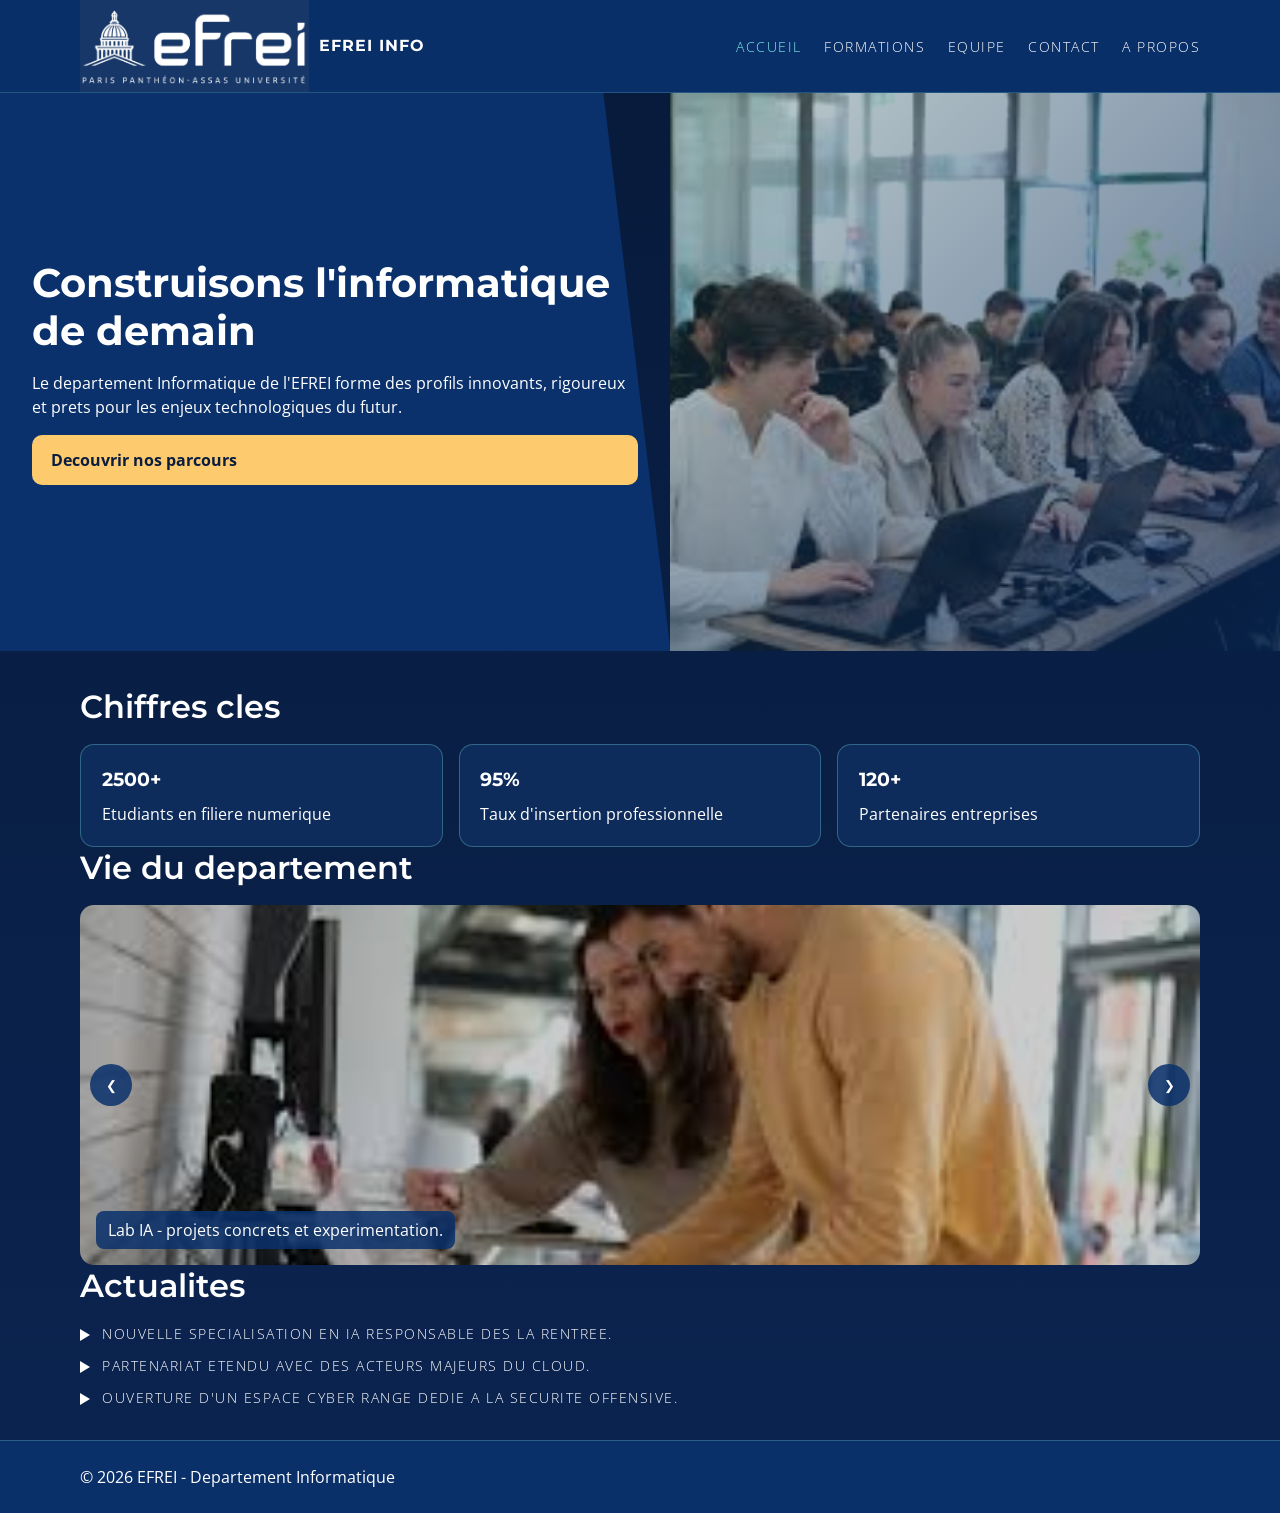
<file: index.html>
<!DOCTYPE html>
<html lang="fr">
<head>
  <meta charset="UTF-8">
  <meta name="viewport" content="width=device-width, initial-scale=1.0">
  <meta name="description" content="Site vitrine du departement Informatique de l'EFREI.">
  <title>EFREI Informatique - Accueil</title>
  <link rel="preconnect" href="https://fonts.googleapis.com">
  <link rel="preconnect" href="https://fonts.gstatic.com" crossorigin>
  <link href="https://fonts.googleapis.com/css2?family=Montserrat:wght@700&family=Open+Sans:wght@300;400;600&display=swap" rel="stylesheet">
  <link rel="stylesheet" href="css/style.css">
  <script src="js/script.js" defer></script>
</head>
<body>
  <header class="site-header">
    <div class="container header-inner">
      <a class="logo" href="index.html" aria-label="Accueil EFREI Informatique">
        <img src="media/images/logo-efrei.png" alt="Logo EFREI">
        <span>EFREI INFO</span>
      </a>
      <button class="burger" id="burgerBtn" aria-label="Ouvrir le menu" aria-expanded="false" aria-controls="mainNav">
        <span></span><span></span><span></span>
      </button>
      <nav id="mainNav" class="main-nav" aria-label="Navigation principale">
        <ul>
          <li><a href="index.html" class="active">Accueil</a></li>
          <li><a href="formations.html">Formations</a></li>
          <li><a href="equipe.html">Equipe</a></li>
          <li><a href="contact.html">Contact</a></li>
          <li><a href="apropos.html">A propos</a></li>
        </ul>
      </nav>
    </div>
  </header>

  <main>
    <section class="hero reveal">
      <div class="hero-text">
        <h1>Construisons l'informatique de demain</h1>
        <p>Le departement Informatique de l'EFREI forme des profils innovants, rigoureux et prets pour les enjeux technologiques du futur.</p>
        <a class="btn-cta" href="formations.html">Decouvrir nos parcours</a>
      </div>
      <div class="hero-media">
        <img src="media/images/hero-campus.jpg" alt="Etudiants en informatique dans un espace high-tech a l'EFREI">
      </div>
    </section>

    <section class="container key-figures reveal">
      <h2>Chiffres cles</h2>
      <div class="cards-grid">
        <article class="card"><h3>2500+</h3><p>Etudiants en filiere numerique</p></article>
        <article class="card"><h3>95%</h3><p>Taux d'insertion professionnelle</p></article>
        <article class="card"><h3>120+</h3><p>Partenaires entreprises</p></article>
      </div>
    </section>

    <section class="container carousel-section reveal">
      <h2>Vie du departement</h2>
      <div class="carousel" data-carousel>
        <button class="carousel-btn prev" data-action="prev" aria-label="Image precedente">&#10094;</button>
        <div class="carousel-track">
          <figure class="slide active">
            <img src="media/images/lab-ia.jpg" alt="Laboratoire d'intelligence artificielle avec eclairage neon">
            <figcaption>Lab IA - projets concrets et experimentation.</figcaption>
          </figure>
          <figure class="slide">
            <img src="media/images/hackathon.jpg" alt="Equipe d'etudiants participant a un hackathon de nuit">
            <figcaption>Hackathons - challenge et collaboration.</figcaption>
          </figure>
          <figure class="slide">
            <img src="media/images/conference.jpg" alt="Conference tech animee par un expert en cybersecurite">
            <figcaption>Conferences - ouverture sur l'ecosysteme tech.</figcaption>
          </figure>
        </div>
        <button class="carousel-btn next" data-action="next" aria-label="Image suivante">&#10095;</button>
      </div>
    </section>

    <section class="container reveal">
      <h2>Actualites</h2>
      <ul class="custom-list">
        <li>Nouvelle specialisation en IA responsable des la rentree.</li>
        <li>Partenariat etendu avec des acteurs majeurs du cloud.</li>
        <li>Ouverture d'un espace cyber range dedie a la securite offensive.</li>
      </ul>
    </section>
  </main>

  <footer class="site-footer">
    <div class="container">
      <p>&copy; 2026 EFREI - Departement Informatique</p>
    </div>
  </footer>
</body>
</html>
</file>
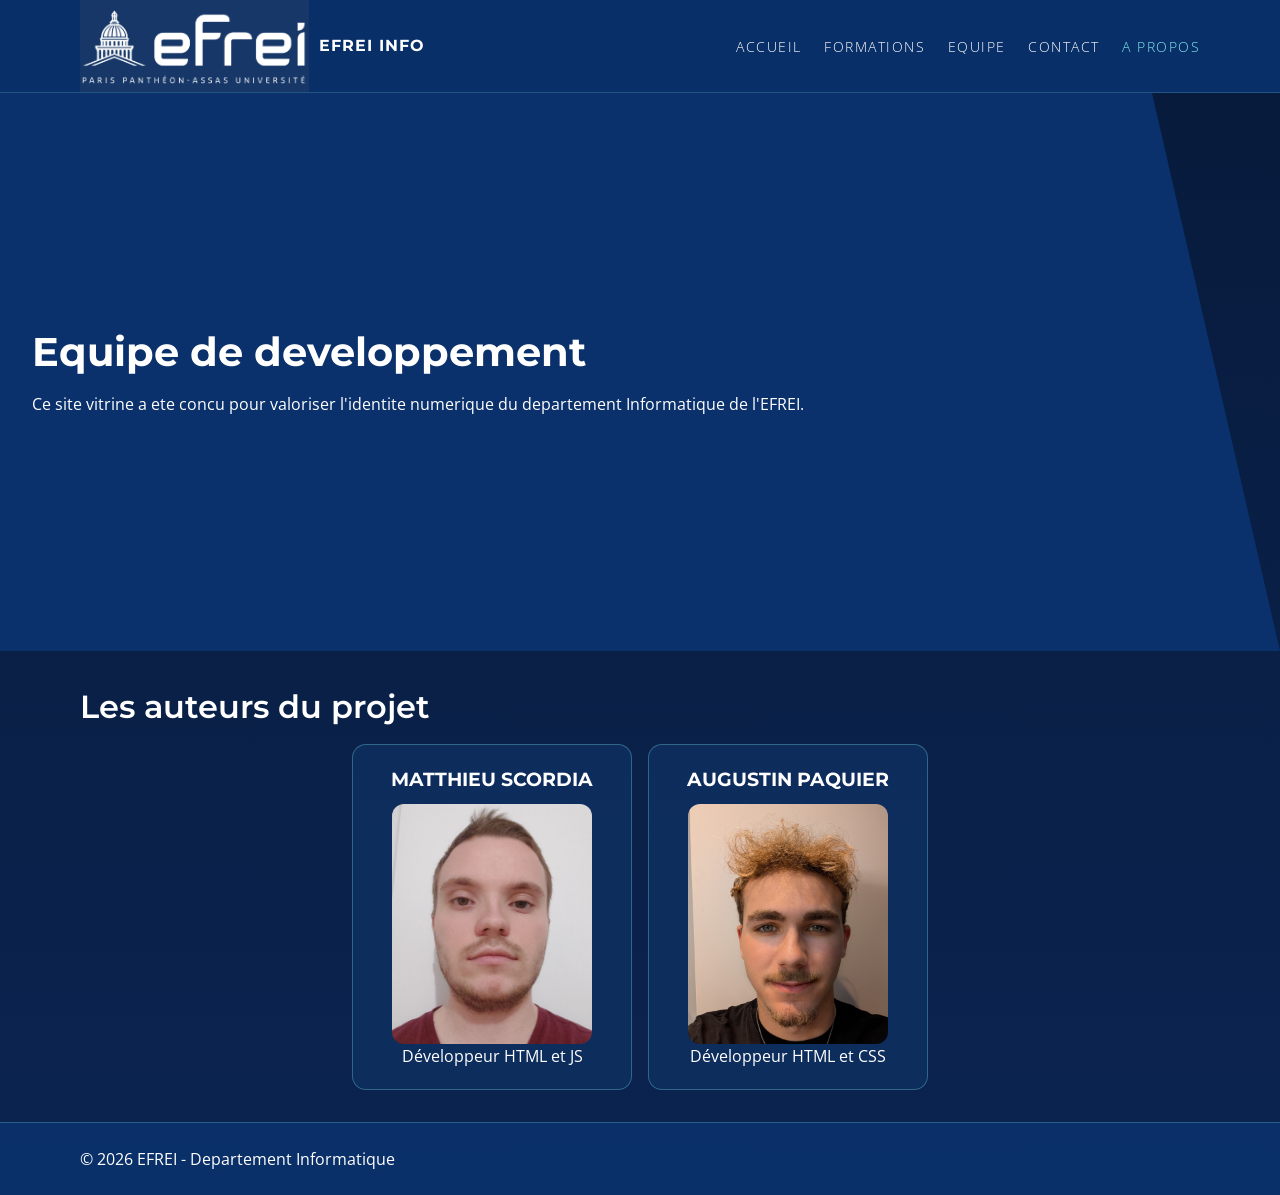
<file: apropos.html>
<!DOCTYPE html>
<html lang="fr">
<head>
  <meta charset="UTF-8">
  <meta name="viewport" content="width=device-width, initial-scale=1.0">
  <meta name="description" content="A propos du projet web du departement Informatique de l'EFREI.">
  <title>EFREI Informatique - A propos</title>
  <link rel="preconnect" href="https://fonts.googleapis.com">
  <link rel="preconnect" href="https://fonts.gstatic.com" crossorigin>
  <link href="https://fonts.googleapis.com/css2?family=Montserrat:wght@700&family=Open+Sans:wght@300;400;600&display=swap" rel="stylesheet">
  <link rel="stylesheet" href="css/style.css">
  <script src="js/script.js" defer></script>
</head>
<body>
  <header class="site-header">
    <div class="container header-inner">
      <a class="logo" href="index.html" aria-label="Accueil EFREI Informatique">
        <img src="media/images/logo-efrei.png" alt="Logo EFREI">
        <span>EFREI INFO</span>
      </a>
      <button class="burger" id="burgerBtn" aria-label="Ouvrir le menu" aria-expanded="false" aria-controls="mainNav">
        <span></span><span></span><span></span>
      </button>
      <nav id="mainNav" class="main-nav" aria-label="Navigation principale">
        <ul>
          <li><a href="index.html">Accueil</a></li>
          <li><a href="formations.html">Formations</a></li>
          <li><a href="equipe.html">Equipe</a></li>
          <li><a href="contact.html">Contact</a></li>
          <li><a href="apropos.html" class="active">A propos</a></li>
        </ul>
      </nav>
    </div>
  </header>

  <main>
    <section class="hero hero-no-media reveal">
      <div class="hero-text">
        <h1>Equipe de developpement</h1>
        <p>Ce site vitrine a ete concu pour valoriser l'identite numerique du departement Informatique de l'EFREI.</p>
      </div>
    </section>

    <section class="container reveal">
      <h2>Les auteurs du projet</h2>
      <div class="cards-grid cards-grid-authors">
        <article class="card card-author">
          <h3>MATTHIEU SCORDIA</h3>
          <img src="media/images/matieu-createur.jpg" alt="Photo de Matieu, createur du site">
          <p>Développeur HTML et JS</p>
        </article>
        <article class="card card-author">
          <h3>AUGUSTIN PAQUIER</h3>
          <img src="media/images/augustin-createur.jpg" alt="Photo d'Augustin, createur du site">
          <p>Développeur HTML et CSS</p>
        </article>
      </div>
    </section>
  </main>

  <footer class="site-footer">
    <div class="container">
      <p>&copy; 2026 EFREI - Departement Informatique</p>
    </div>
  </footer>
</body>
</html>
</file>
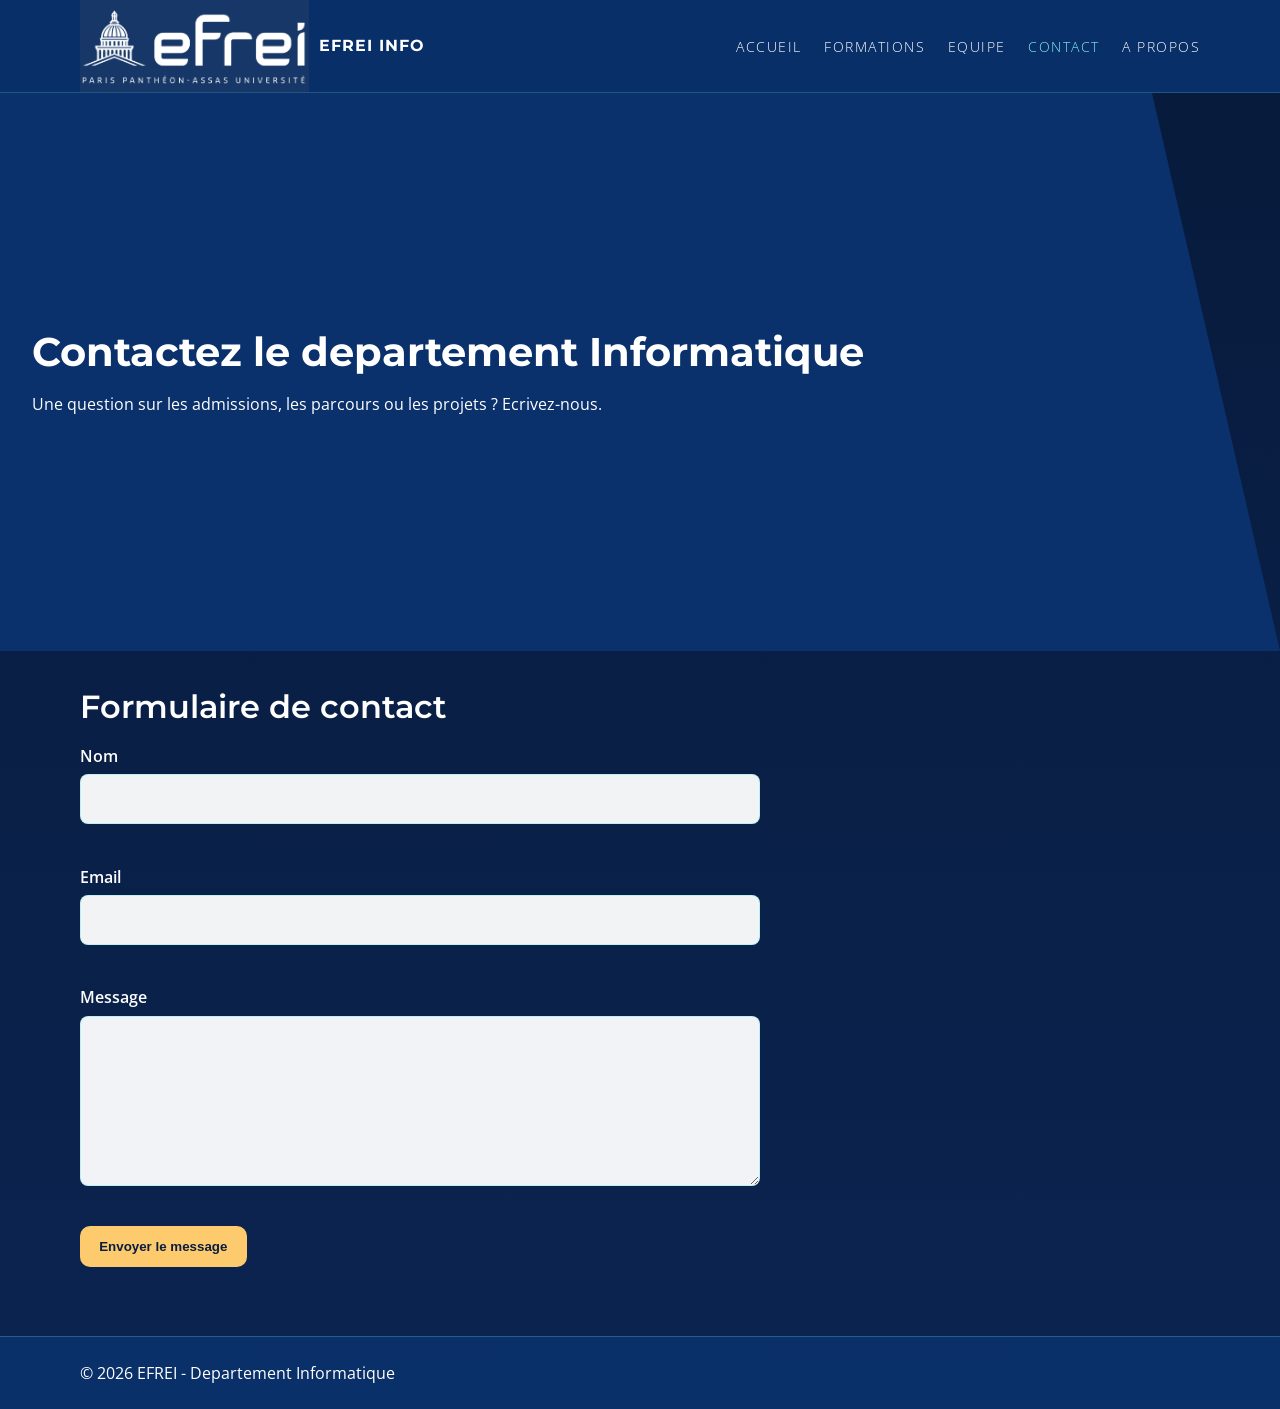
<file: contact.html>
<!DOCTYPE html>
<html lang="fr">
<head>
  <meta charset="UTF-8">
  <meta name="viewport" content="width=device-width, initial-scale=1.0">
  <meta name="description" content="Contact du departement Informatique de l'EFREI.">
  <title>EFREI Informatique - Contact</title>
  <link rel="preconnect" href="https://fonts.googleapis.com">
  <link rel="preconnect" href="https://fonts.gstatic.com" crossorigin>
  <link href="https://fonts.googleapis.com/css2?family=Montserrat:wght@700&family=Open+Sans:wght@300;400;600&display=swap" rel="stylesheet">
  <link rel="stylesheet" href="css/style.css">
  <script src="js/script.js" defer></script>
</head>
<body>
  <header class="site-header">
    <div class="container header-inner">
      <a class="logo" href="index.html" aria-label="Accueil EFREI Informatique">
        <img src="media/images/logo-efrei.png" alt="Logo EFREI">
        <span>EFREI INFO</span>
      </a>
      <button class="burger" id="burgerBtn" aria-label="Ouvrir le menu" aria-expanded="false" aria-controls="mainNav">
        <span></span><span></span><span></span>
      </button>
      <nav id="mainNav" class="main-nav" aria-label="Navigation principale">
        <ul>
          <li><a href="index.html">Accueil</a></li>
          <li><a href="formations.html">Formations</a></li>
          <li><a href="equipe.html">Equipe</a></li>
          <li><a href="contact.html" class="active">Contact</a></li>
          <li><a href="apropos.html">A propos</a></li>
        </ul>
      </nav>
    </div>
  </header>

  <main>
    <section class="hero hero-no-media reveal">
      <div class="hero-text">
        <h1>Contactez le departement Informatique</h1>
        <p>Une question sur les admissions, les parcours ou les projets ? Ecrivez-nous.</p>
      </div>
    </section>

    <section class="container reveal">
      <h2>Formulaire de contact</h2>
      <form id="contactForm" class="contact-form" novalidate>
        <div class="form-group">
          <label for="nom">Nom</label>
          <input type="text" id="nom" name="nom" required minlength="2" autocomplete="name">
          <small class="error-message" id="nomError"></small>
        </div>

        <div class="form-group">
          <label for="email">Email</label>
          <input type="email" id="email" name="email" required autocomplete="email">
          <small class="error-message" id="emailError"></small>
        </div>

        <div class="form-group">
          <label for="message">Message</label>
          <textarea id="message" name="message" rows="6" required minlength="10"></textarea>
          <small class="error-message" id="messageError"></small>
        </div>

        <button type="submit" class="btn-cta">Envoyer le message</button>
        <p id="formFeedback" class="form-feedback" aria-live="polite"></p>
      </form>
    </section>
  </main>

  <footer class="site-footer">
    <div class="container">
      <p>&copy; 2026 EFREI - Departement Informatique</p>
    </div>
  </footer>
</body>
</html>
</file>
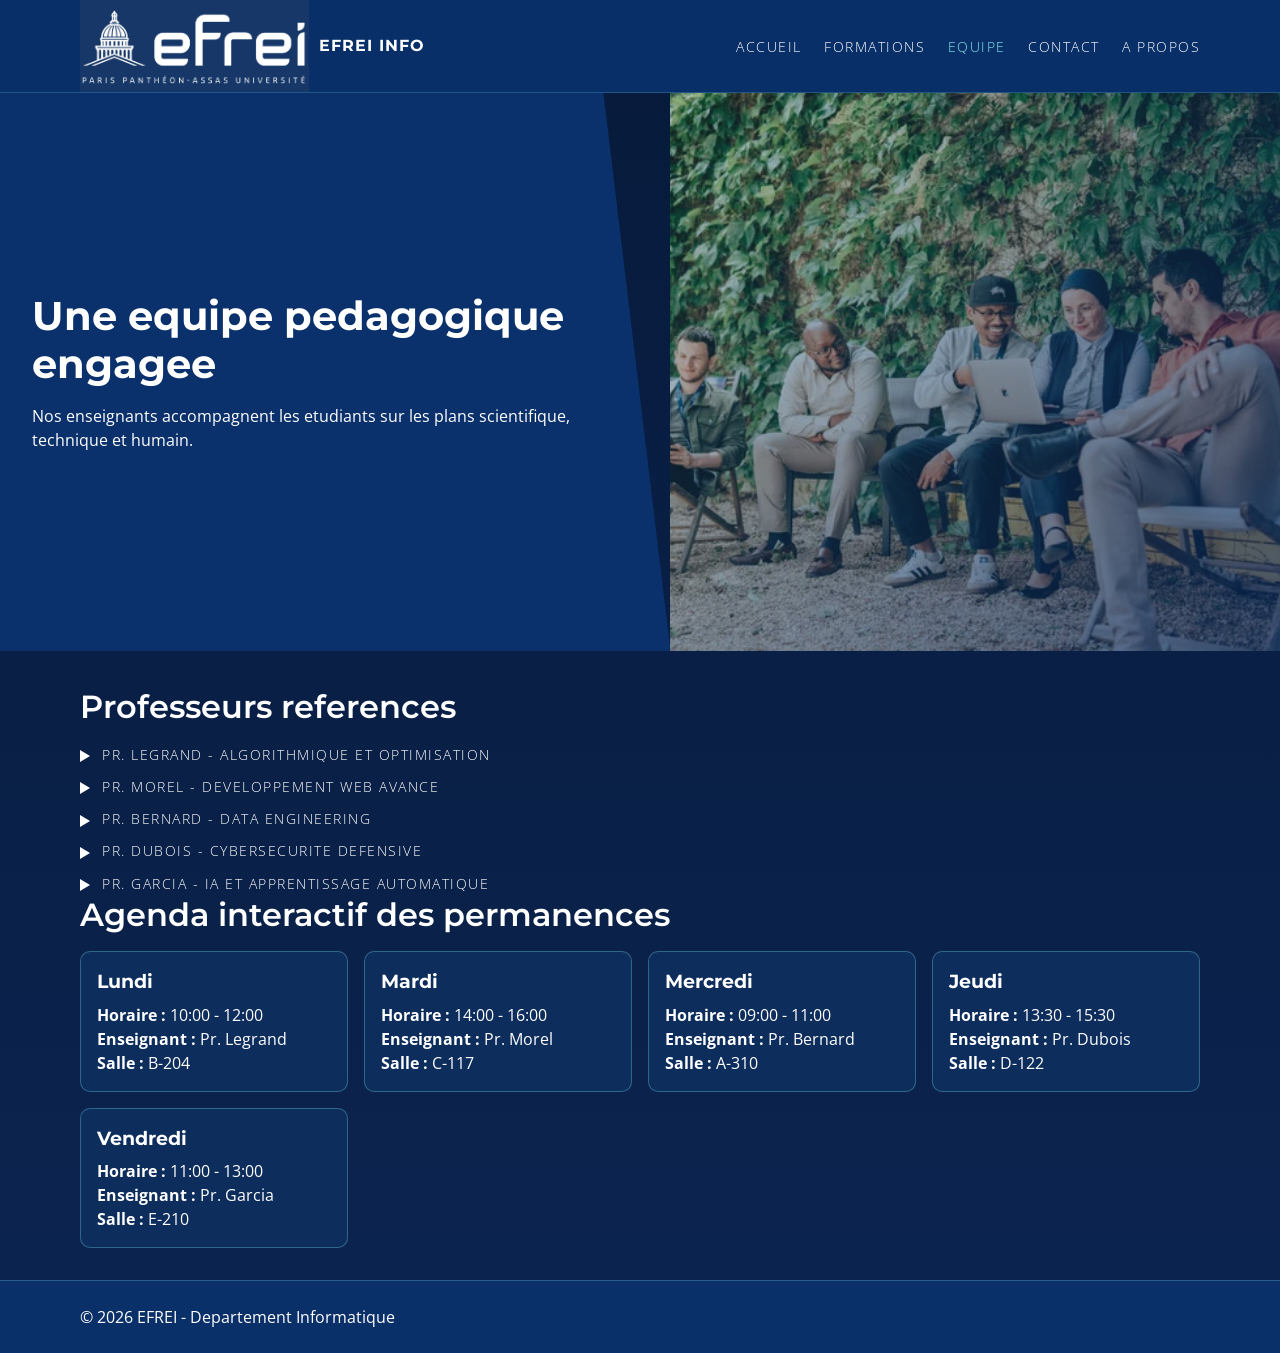
<file: equipe.html>
<!DOCTYPE html>
<html lang="fr">
<head>
  <meta charset="UTF-8">
  <meta name="viewport" content="width=device-width, initial-scale=1.0">
  <meta name="description" content="Equipe pedagogique du departement Informatique de l'EFREI.">
  <title>EFREI Informatique - Equipe</title>
  <link rel="preconnect" href="https://fonts.googleapis.com">
  <link rel="preconnect" href="https://fonts.gstatic.com" crossorigin>
  <link href="https://fonts.googleapis.com/css2?family=Montserrat:wght@700&family=Open+Sans:wght@300;400;600&display=swap" rel="stylesheet">
  <link rel="stylesheet" href="css/style.css">
  <script src="js/script.js" defer></script>
</head>
<body>
  <header class="site-header">
    <div class="container header-inner">
      <a class="logo" href="index.html" aria-label="Accueil EFREI Informatique">
        <img src="media/images/logo-efrei.png" alt="Logo EFREI">
        <span>EFREI INFO</span>
      </a>
      <button class="burger" id="burgerBtn" aria-label="Ouvrir le menu" aria-expanded="false" aria-controls="mainNav">
        <span></span><span></span><span></span>
      </button>
      <nav id="mainNav" class="main-nav" aria-label="Navigation principale">
        <ul>
          <li><a href="index.html">Accueil</a></li>
          <li><a href="formations.html">Formations</a></li>
          <li><a href="equipe.html" class="active">Equipe</a></li>
          <li><a href="contact.html">Contact</a></li>
          <li><a href="apropos.html">A propos</a></li>
        </ul>
      </nav>
    </div>
  </header>

  <main>
    <section class="hero reveal">
      <div class="hero-text">
        <h1>Une equipe pedagogique engagee</h1>
        <p>Nos enseignants accompagnent les etudiants sur les plans scientifique, technique et humain.</p>
      </div>
      <div class="hero-media">
        <img src="media/images/equipe.jpg" alt="Professeurs en reunion autour de postes informatiques">
      </div>
    </section>

    <section class="container reveal">
      <h2>Professeurs references</h2>
      <ul class="custom-list">
        <li>Pr. Legrand - Algorithmique et optimisation</li>
        <li>Pr. Morel - Developpement Web avance</li>
        <li>Pr. Bernard - Data engineering</li>
        <li>Pr. Dubois - Cybersecurite defensive</li>
        <li>Pr. Garcia - IA et apprentissage automatique</li>
      </ul>
    </section>

    <section class="container reveal">
      <h2>Agenda interactif des permanences</h2>
      <div id="agendaContainer" class="agenda-grid" aria-live="polite">
        <p>Chargement de l'agenda...</p>
      </div>
    </section>
  </main>

  <footer class="site-footer">
    <div class="container">
      <p>&copy; 2026 EFREI - Departement Informatique</p>
    </div>
  </footer>
</body>
</html>
</file>
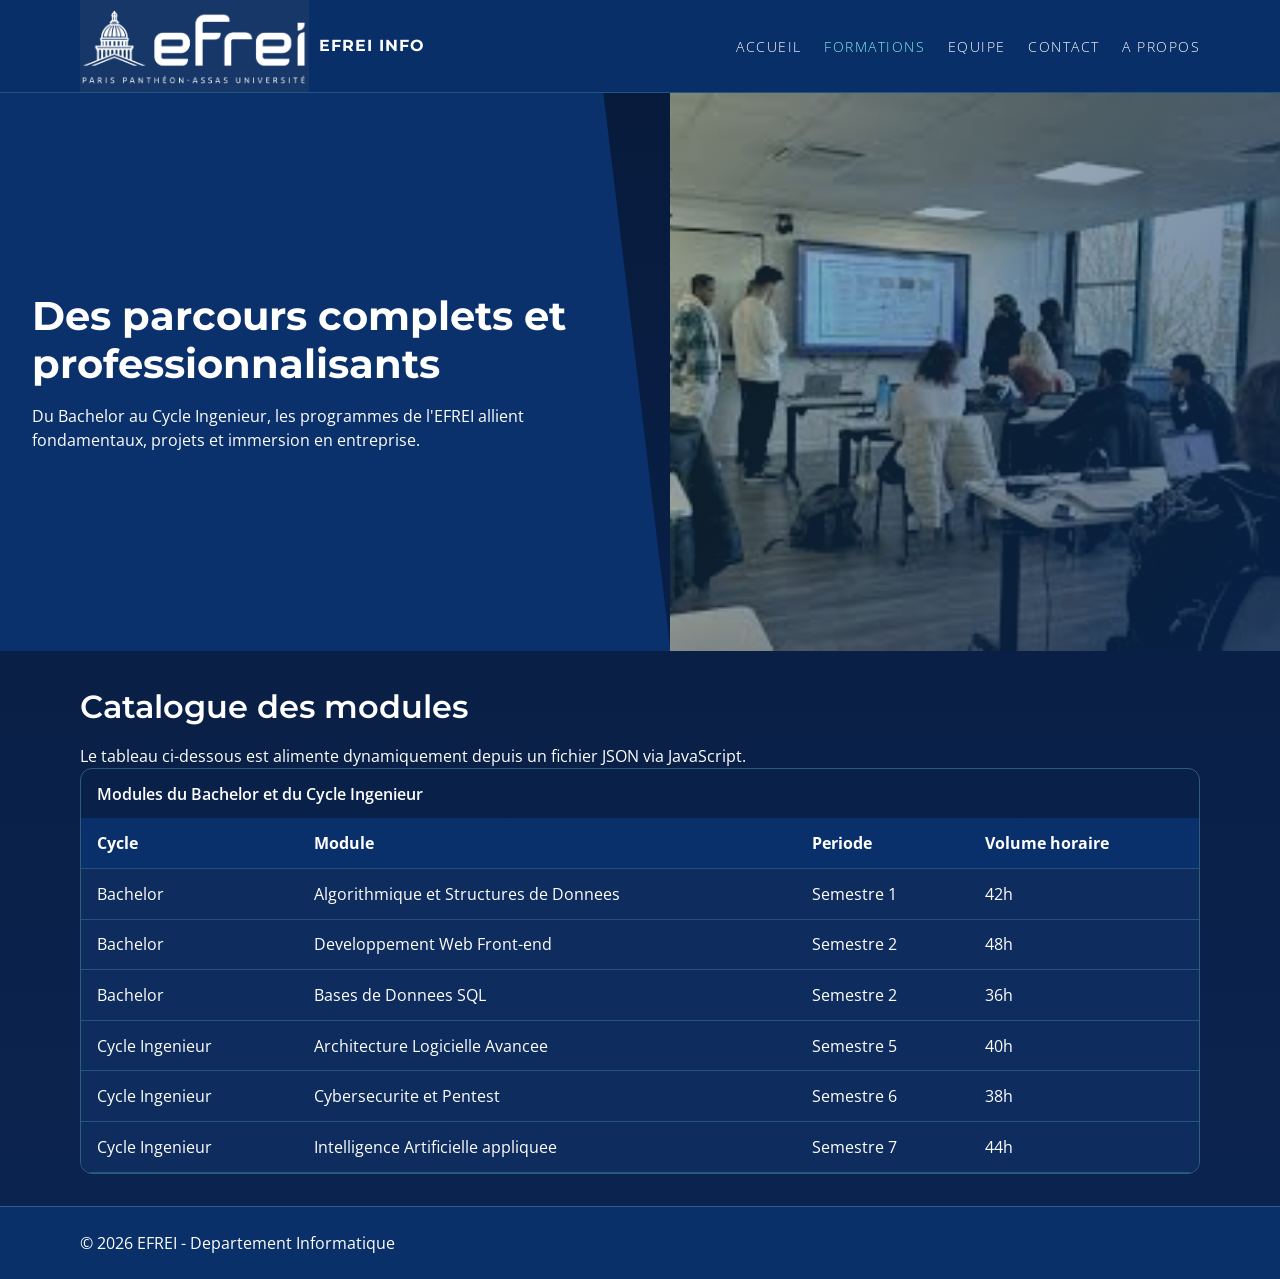
<file: formations.html>
<!DOCTYPE html>
<html lang="fr">
<head>
  <meta charset="UTF-8">
  <meta name="viewport" content="width=device-width, initial-scale=1.0">
  <meta name="description" content="Formations en informatique a l'EFREI.">
  <title>EFREI Informatique - Formations</title>
  <link rel="preconnect" href="https://fonts.googleapis.com">
  <link rel="preconnect" href="https://fonts.gstatic.com" crossorigin>
  <link href="https://fonts.googleapis.com/css2?family=Montserrat:wght@700&family=Open+Sans:wght@300;400;600&display=swap" rel="stylesheet">
  <link rel="stylesheet" href="css/style.css">
  <script src="js/script.js" defer></script>
</head>
<body>
  <header class="site-header">
    <div class="container header-inner">
      <a class="logo" href="index.html" aria-label="Accueil EFREI Informatique">
        <img src="media/images/logo-efrei.png" alt="Logo EFREI">
        <span>EFREI INFO</span>
      </a>
      <button class="burger" id="burgerBtn" aria-label="Ouvrir le menu" aria-expanded="false" aria-controls="mainNav">
        <span></span><span></span><span></span>
      </button>
      <nav id="mainNav" class="main-nav" aria-label="Navigation principale">
        <ul>
          <li><a href="index.html">Accueil</a></li>
          <li><a href="formations.html" class="active">Formations</a></li>
          <li><a href="equipe.html">Equipe</a></li>
          <li><a href="contact.html">Contact</a></li>
          <li><a href="apropos.html">A propos</a></li>
        </ul>
      </nav>
    </div>
  </header>

  <main>
    <section class="hero reveal">
      <div class="hero-text">
        <h1>Des parcours complets et professionnalisants</h1>
        <p>Du Bachelor au Cycle Ingenieur, les programmes de l'EFREI allient fondamentaux, projets et immersion en entreprise.</p>
      </div>
      <div class="hero-media">
        <img src="media/images/formations.jpg" alt="Salle de cours informatique avec ecran interactif et ambiance neon">
      </div>
    </section>

    <section class="container reveal">
      <h2>Catalogue des modules</h2>
      <p>Le tableau ci-dessous est alimente dynamiquement depuis un fichier JSON via JavaScript.</p>
      <div class="table-wrapper">
        <table aria-describedby="description-table-formations">
          <caption id="description-table-formations">Modules du Bachelor et du Cycle Ingenieur</caption>
          <thead>
            <tr>
              <th scope="col">Cycle</th>
              <th scope="col">Module</th>
              <th scope="col">Periode</th>
              <th scope="col">Volume horaire</th>
            </tr>
          </thead>
          <tbody id="formationsTableBody">
            <tr>
              <td colspan="4">Chargement des formations...</td>
            </tr>
          </tbody>
        </table>
      </div>
    </section>
  </main>

  <footer class="site-footer">
    <div class="container">
      <p>&copy; 2026 EFREI - Departement Informatique</p>
    </div>
  </footer>
</body>
</html>
</file>
<file: css/style.css>
:root {
  --blue-academic: #0a316c;
  --white-pure: #ffffff;
  --cyan-tech: #81ecec;
  --yellow-electric: #fdcb6e;
  --dark-bg: #071a3b;
  --panel-bg: #0f2f61;
  --header-height: 92px;
}

* {
  box-sizing: border-box;
  margin: 0;
  padding: 0;
}

html,
body {
  overflow-x: hidden;
}

body {
  font-family: "Open Sans", Arial, sans-serif;
  font-size: 16px;
  line-height: 1.5;
  background: linear-gradient(180deg, var(--dark-bg) 0%, #0b2450 100%);
  color: var(--white-pure);
}

.container {
  width: 92%;
  max-width: 1120px;
  margin: 0 auto;
}

h1,
h2,
h3 {
  font-family: "Montserrat", Arial, sans-serif;
}

h1 {
  font-size: 40px;
  line-height: 1.2;
  font-weight: 700;
}

h2 {
  font-size: 32px;
  line-height: 1.3;
  font-weight: 600;
  margin-bottom: 1rem;
}

p {
  font-size: 16px;
  line-height: 1.5;
}

.site-header {
  position: sticky;
  top: 0;
  z-index: 1000;
  background: rgba(10, 49, 108, 0.95);
  backdrop-filter: blur(6px);
  border-bottom: 1px solid rgba(129, 236, 236, 0.2);
}

.header-inner {
  display: flex;
  align-items: center;
  justify-content: space-between;
  min-height: var(--header-height);
  height: var(--header-height);
}

.logo {
  display: inline-flex;
  align-items: center;
  gap: 0.6rem;
  color: var(--white-pure);
  text-decoration: none;
  font-family: "Montserrat", Arial, sans-serif;
  font-weight: 700;
  letter-spacing: 1px;
}

.logo img {
  height: var(--header-height);
  width: auto;
  object-fit: contain;
  display: block;
}

.main-nav ul {
  list-style: none;
  display: flex;
  gap: 1.4rem;
}

.main-nav a {
  color: var(--white-pure);
  text-decoration: none;
  text-transform: uppercase;
  font-size: 14px;
  letter-spacing: 1.5px;
  font-weight: 300;
  transition: color 0.3s ease;
}

.main-nav a:hover,
.main-nav a.active {
  color: var(--cyan-tech);
}

.burger {
  display: none;
  background: transparent;
  border: none;
  cursor: pointer;
}

.burger span {
  display: block;
  width: 27px;
  height: 3px;
  margin: 5px 0;
  background: var(--white-pure);
  transition: 0.3s ease;
}

.hero {
  display: grid;
  grid-template-columns: 1.1fr 1fr;
  align-items: stretch;
  min-height: 62vh;
  margin-bottom: 2.2rem;
}

.hero-text {
  background: var(--blue-academic);
  padding: 5rem 2rem;
  clip-path: polygon(0 0, 90% 0, 100% 100%, 0% 100%);
  display: flex;
  flex-direction: column;
  justify-content: center;
  gap: 1rem;
}

.hero-media {
  position: relative;
}

.hero-media img {
  width: 100%;
  height: 100%;
  object-fit: cover;
  filter: saturate(1.1) contrast(1.1) brightness(0.8);
}

.hero-media::after {
  content: "";
  position: absolute;
  inset: 0;
  background: linear-gradient(135deg, rgba(129, 236, 236, 0.12), rgba(10, 49, 108, 0.65));
}

.hero-no-media {
  grid-template-columns: 1fr;
}

main section {
  margin-bottom: 3rem;
}

.btn-cta {
  display: inline-block;
  background: var(--yellow-electric);
  color: #0a1d3f;
  text-decoration: none;
  font-weight: 700;
  border-radius: 10px;
  padding: 0.8rem 1.2rem;
  border: none;
  cursor: pointer;
  transition: transform 0.25s ease, box-shadow 0.25s ease, background 0.25s ease;
}

.btn-cta:hover {
  background: #ffd98f;
  transform: translateY(-2px) scale(1.02);
  box-shadow: 0 8px 20px rgba(253, 203, 110, 0.35);
}

.cards-grid {
  display: grid;
  grid-template-columns: repeat(3, minmax(0, 1fr));
  gap: 1rem;
}

.card {
  background: rgba(15, 47, 97, 0.85);
  border: 1px solid rgba(129, 236, 236, 0.3);
  border-radius: 14px;
  padding: 1.3rem;
  transition: transform 0.25s ease;
}

.card:hover {
  transform: translateY(-4px);
}

.card h3 {
  margin-bottom: 0.5rem;
}

.cards-grid-authors {
  grid-template-columns: repeat(2, minmax(0, 280px));
  justify-content: center;
  max-width: 640px;
  margin-left: auto;
  margin-right: auto;
}

.card-author {
  text-align: center;
}

.card-author img {
  max-width: 200px;
  width: 100%;
  max-height: 240px;
  aspect-ratio: 3 / 4;
  object-fit: cover;
  border-radius: 12px;
  display: block;
  margin: 0.65rem auto 0;
}

.custom-list {
  list-style: none;
  display: grid;
  gap: 0.7rem;
}

.custom-list li {
  position: relative;
  text-transform: uppercase;
  font-size: 14px;
  letter-spacing: 1.5px;
  font-weight: 300;
  padding-left: 1.4rem;
}

.custom-list li::before {
  content: "";
  position: absolute;
  left: 0;
  top: 0.4rem;
  width: 0;
  height: 0;
  border-top: 6px solid transparent;
  border-bottom: 6px solid transparent;
  border-left: 10px solid var(--white-pure);
}

.carousel {
  position: relative;
  overflow: hidden;
  border-radius: 14px;
}

.carousel-track {
  position: relative;
  min-height: 360px;
  background-color: #001838;
}

.slide {
  position: absolute;
  inset: 0;
  opacity: 0;
  transform: scale(1.03);
  transition: opacity 0.5s ease, transform 0.5s ease;
}

.slide.active {
  opacity: 1;
  transform: scale(1);
}

.slide img {
  width: 100%;
  height: 360px;
  object-fit: cover;
  filter: brightness(0.8);
}

.slide figcaption {
  position: absolute;
  left: 1rem;
  bottom: 1rem;
  background: rgba(10, 49, 108, 0.85);
  padding: 0.45rem 0.75rem;
  border-radius: 8px;
}

.carousel-btn {
  position: absolute;
  top: 50%;
  transform: translateY(-50%);
  z-index: 2;
  border: none;
  width: 42px;
  height: 42px;
  border-radius: 50%;
  background: rgba(10, 49, 108, 0.85);
  color: var(--white-pure);
  cursor: pointer;
  transition: background 0.25s ease;
}

.carousel-btn:hover {
  background: var(--cyan-tech);
  color: #0a1d3f;
}

.carousel-btn.prev {
  left: 10px;
}

.carousel-btn.next {
  right: 10px;
}

.table-wrapper {
  overflow-x: auto;
  border-radius: 12px;
  border: 1px solid rgba(129, 236, 236, 0.3);
}

table {
  width: 100%;
  border-collapse: collapse;
  background: rgba(15, 47, 97, 0.88);
}

caption {
  text-align: left;
  padding: 0.8rem 1rem;
  font-weight: 600;
}

th,
td {
  padding: 0.8rem 1rem;
  border-bottom: 1px solid rgba(129, 236, 236, 0.2);
  text-align: left;
}

th {
  background: rgba(10, 49, 108, 0.95);
}

.agenda-grid {
  display: grid;
  grid-template-columns: repeat(auto-fit, minmax(220px, 1fr));
  gap: 1rem;
}

.agenda-item {
  background: rgba(15, 47, 97, 0.85);
  border: 1px solid rgba(129, 236, 236, 0.3);
  padding: 1rem;
  border-radius: 10px;
}

.agenda-item h3 {
  margin-bottom: 0.4rem;
}

.contact-form {
  max-width: 680px;
}

.form-group {
  display: grid;
  gap: 0.4rem;
  margin-bottom: 1rem;
}

label {
  font-weight: 600;
}

input,
textarea {
  width: 100%;
  border: 1px solid rgba(129, 236, 236, 0.45);
  background: rgba(255, 255, 255, 0.95);
  border-radius: 8px;
  padding: 0.75rem;
  font: inherit;
  color: #0a1d3f;
}

input:focus,
textarea:focus {
  outline: 2px solid var(--cyan-tech);
  outline-offset: 1px;
}

.error-message {
  min-height: 18px;
  color: #ffb3b3;
  font-size: 14px;
}

.form-feedback {
  margin-top: 0.8rem;
  font-weight: 600;
  min-height: 24px;
}

.site-footer {
  padding: 1.5rem 0;
  margin-top: 2rem;
  border-top: 1px solid rgba(129, 236, 236, 0.25);
  background: rgba(10, 49, 108, 0.9);
}

.reveal {
  opacity: 0;
  transform: translateY(24px);
  transition: opacity 0.7s ease, transform 0.7s ease;
}

.reveal.visible {
  opacity: 1;
  transform: translateY(0);
}

@media (max-width: 900px) {
  .hero {
    grid-template-columns: 1fr;
  }

  .hero-text {
    clip-path: none;
    padding: 2.3rem 1.2rem;
  }

  .cards-grid {
    grid-template-columns: 1fr 1fr;
  }
}

@media (max-width: 760px) {
  .burger {
    display: block;
  }

  .main-nav {
    position: absolute;
    top: var(--header-height);
    right: 0;
    width: min(280px, 90vw);
    background: var(--blue-academic);
    border-left: 1px solid rgba(129, 236, 236, 0.25);
    border-bottom: 1px solid rgba(129, 236, 236, 0.25);
    transform: translateX(110%);
    transition: transform 0.3s ease;
  }

  .main-nav.open {
    transform: translateX(0);
  }

  .main-nav ul {
    flex-direction: column;
    padding: 1rem;
  }
}

@media (max-width: 600px) {
  h1 {
    font-size: 31px;
  }

  h2 {
    font-size: 26px;
  }

  .cards-grid {
    grid-template-columns: 1fr;
  }

  .slide img,
  .carousel-track {
    min-height: 260px;
    height: 260px;
  }
}
</file>
